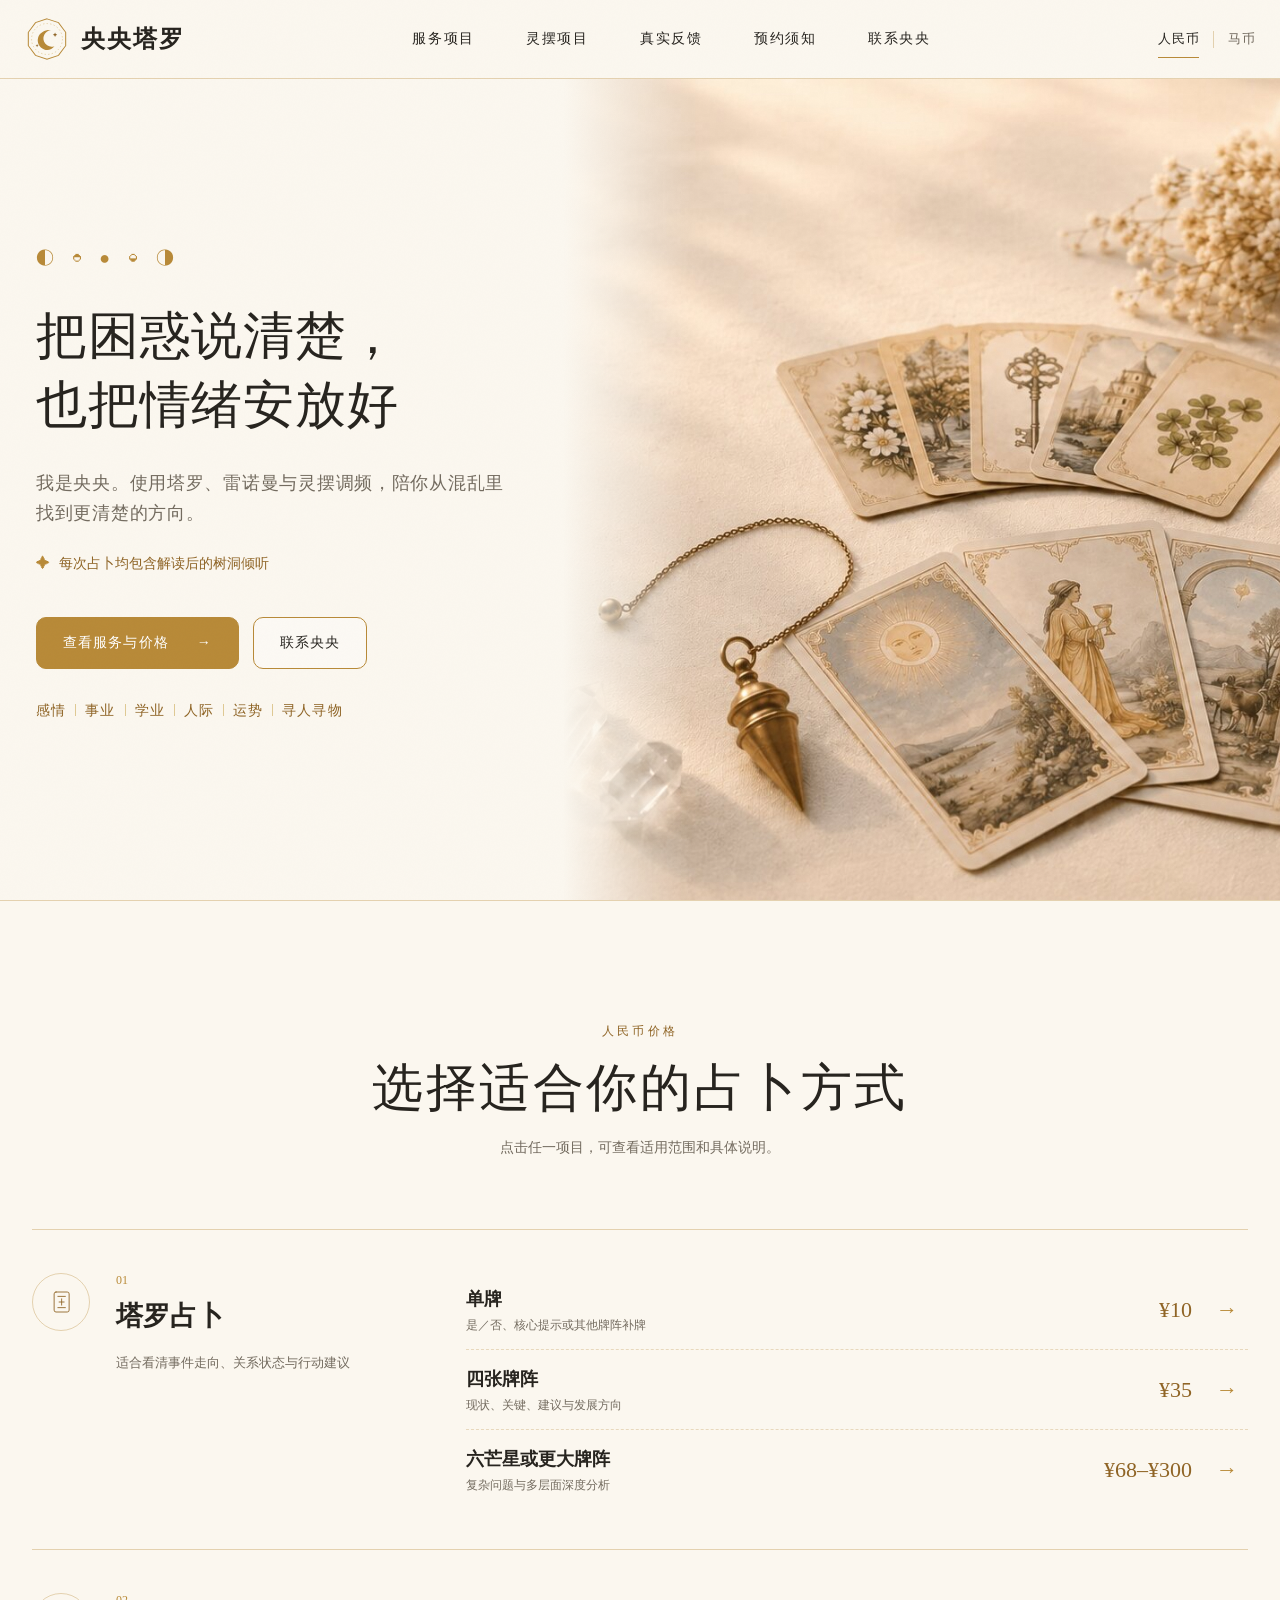
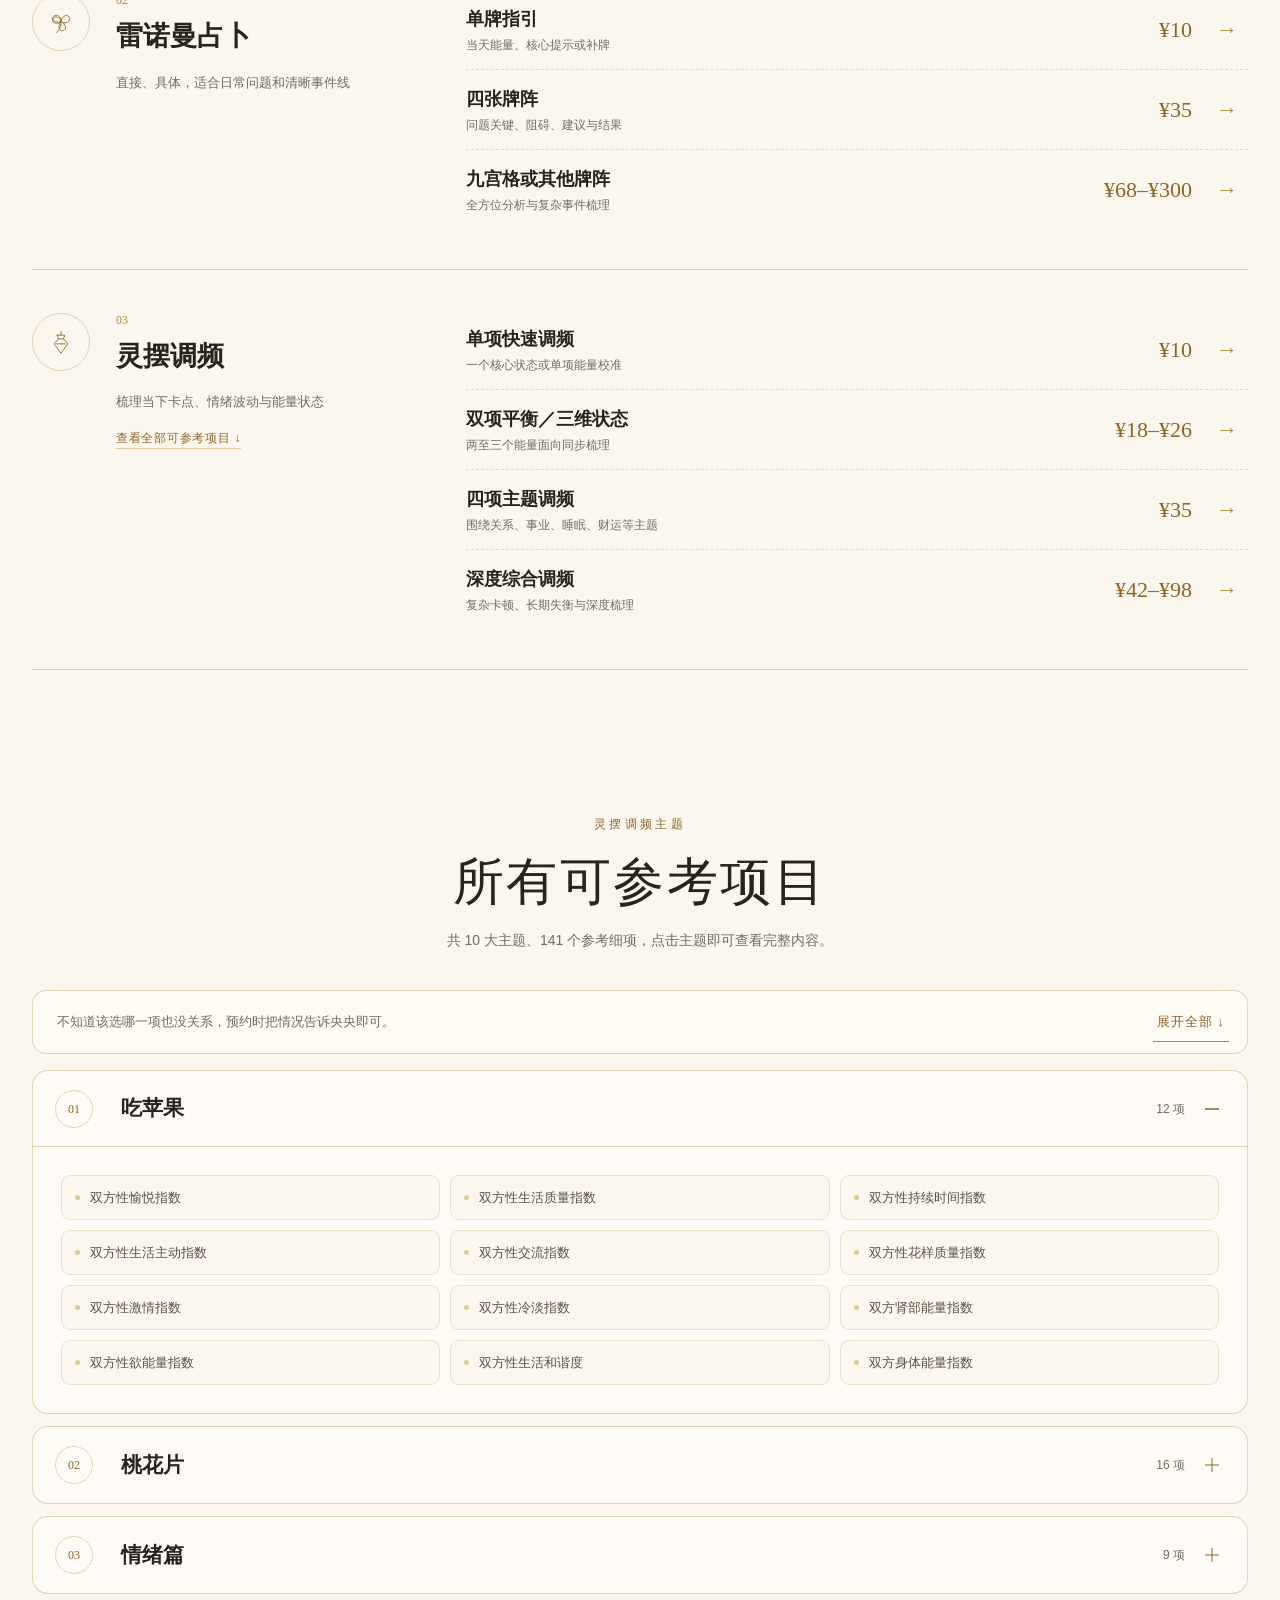
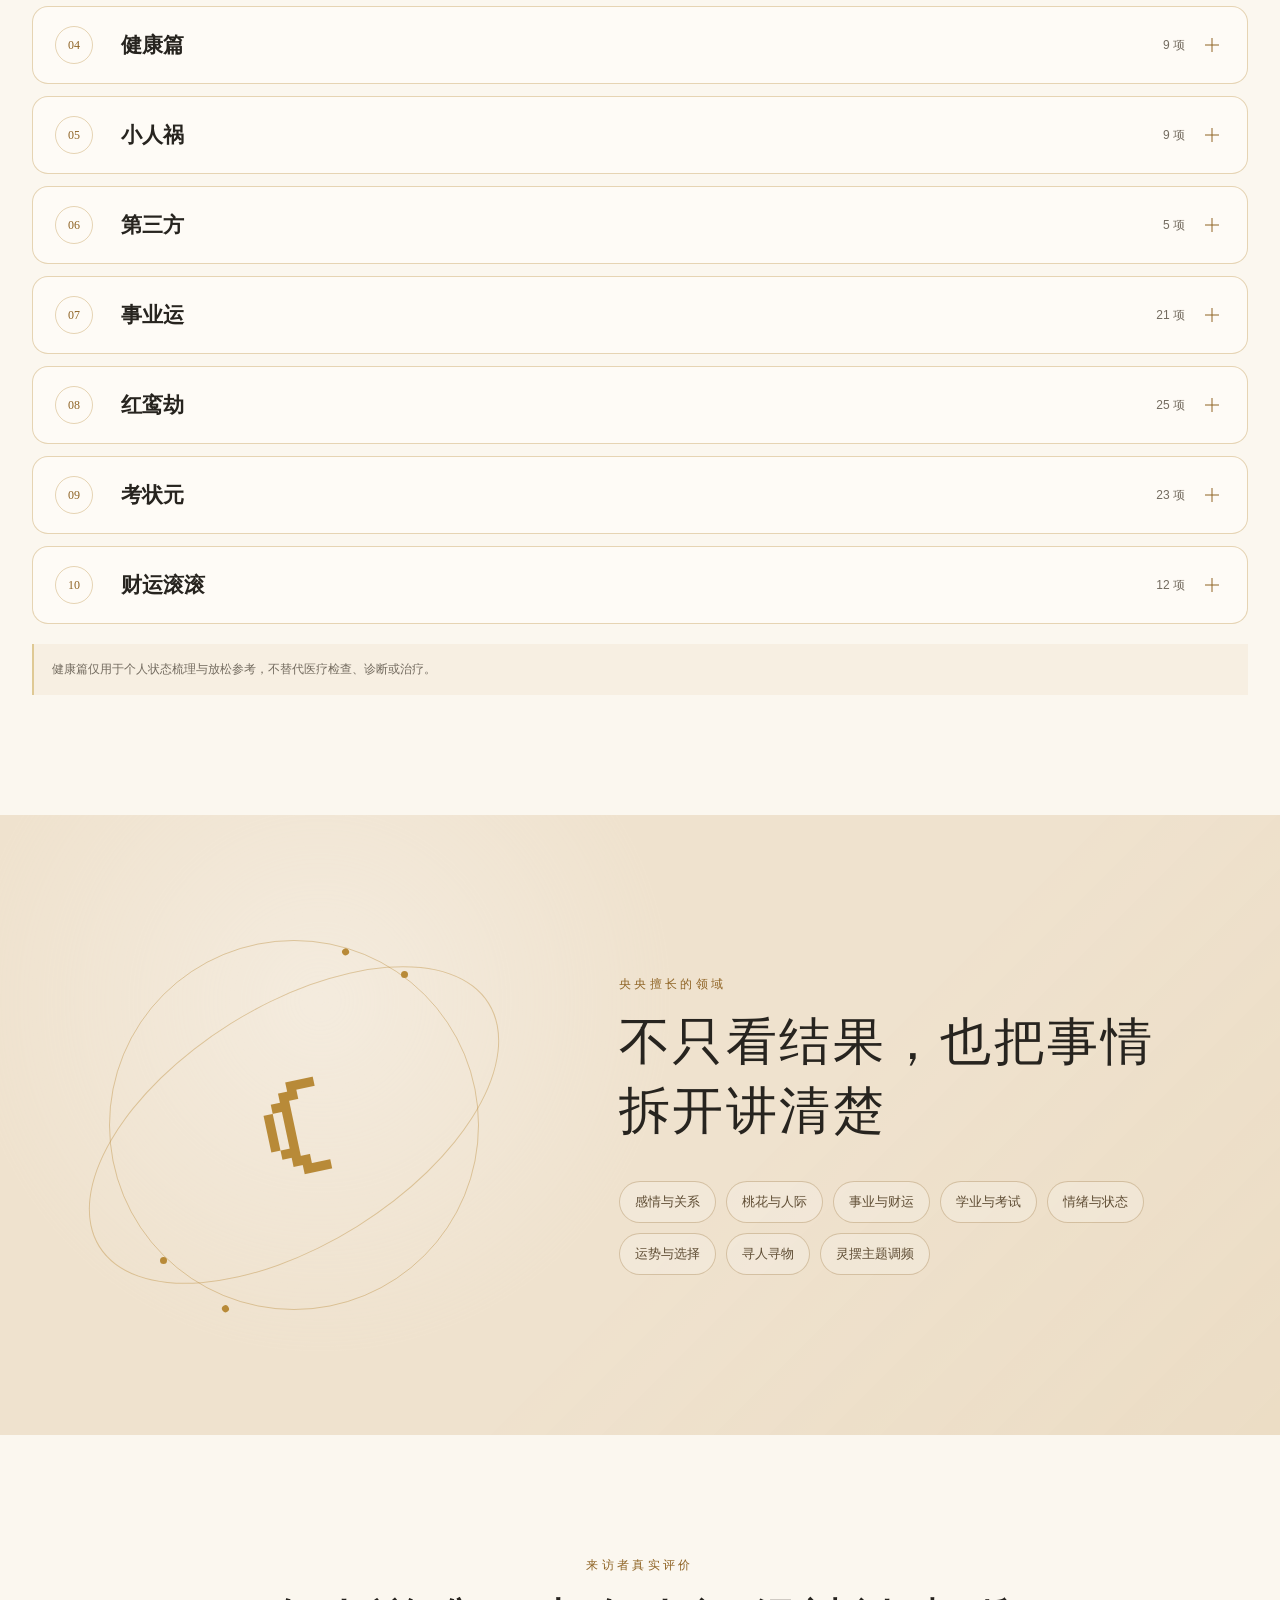
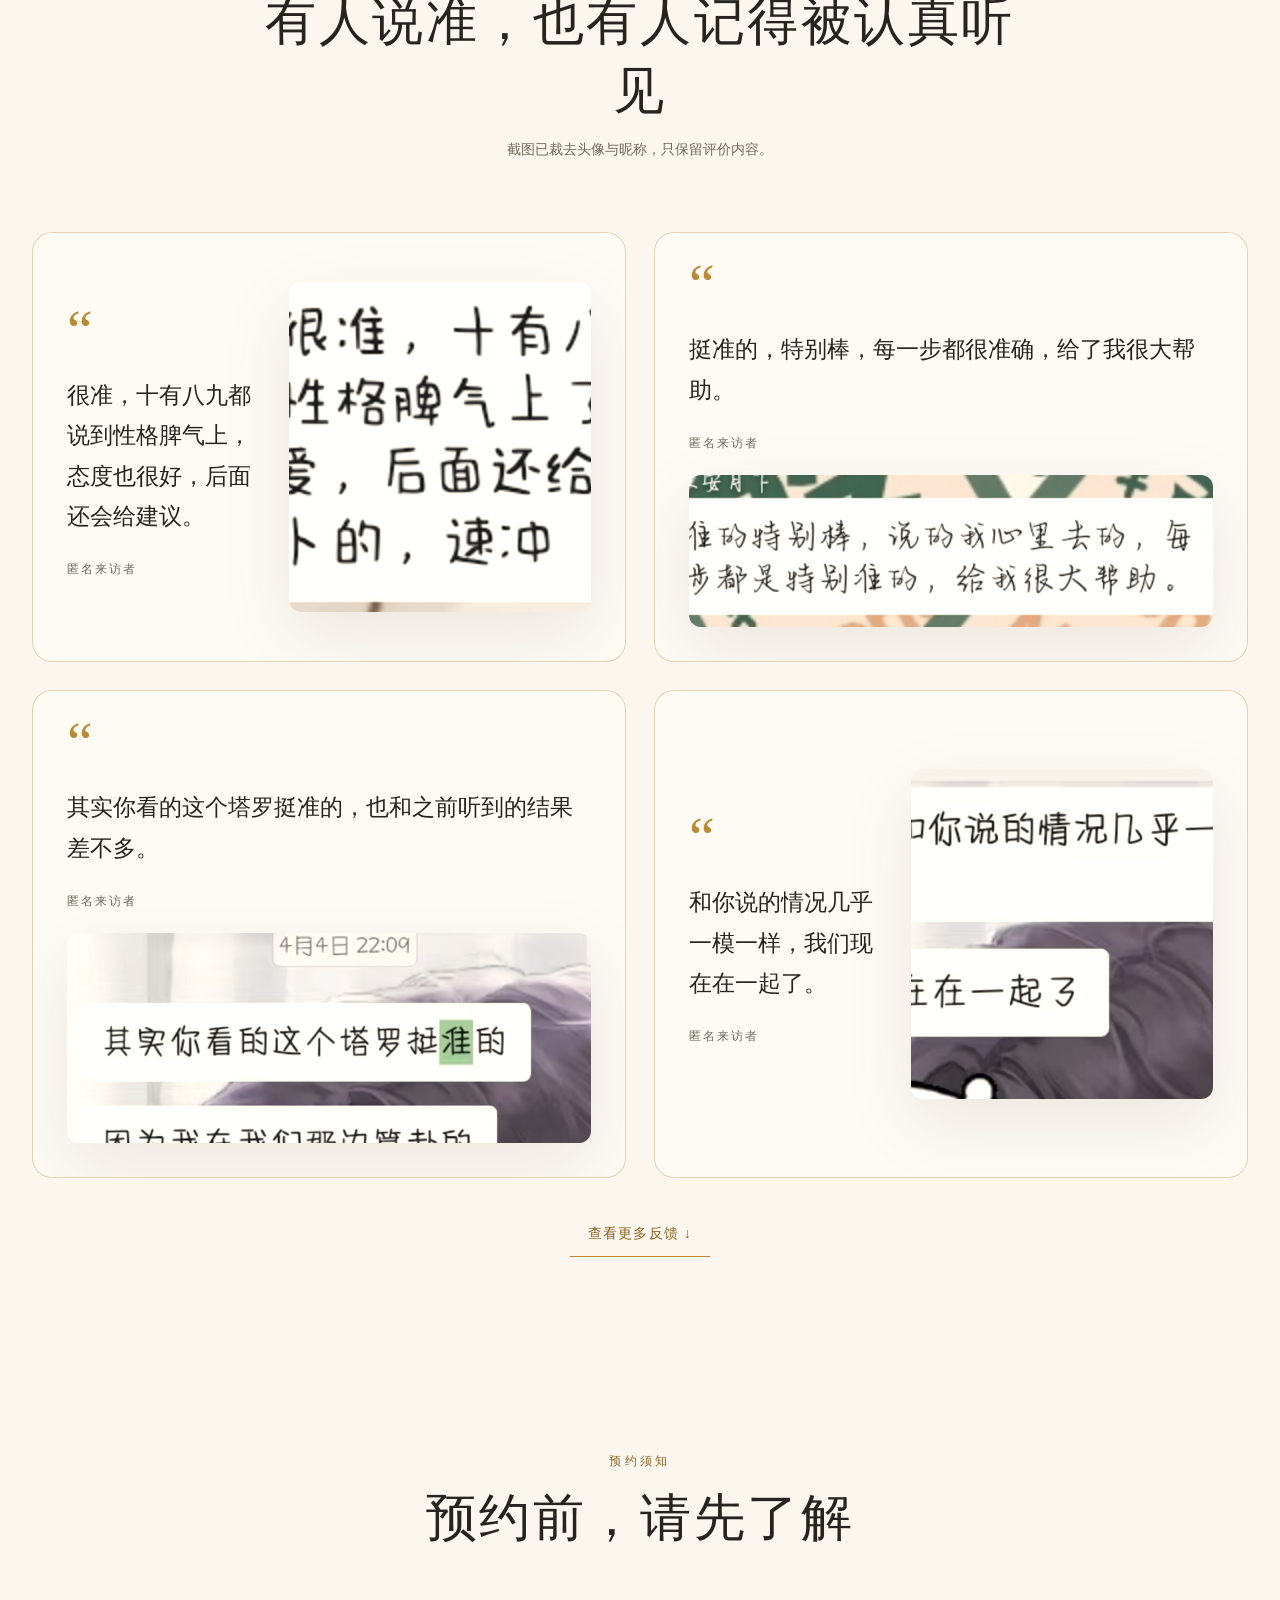
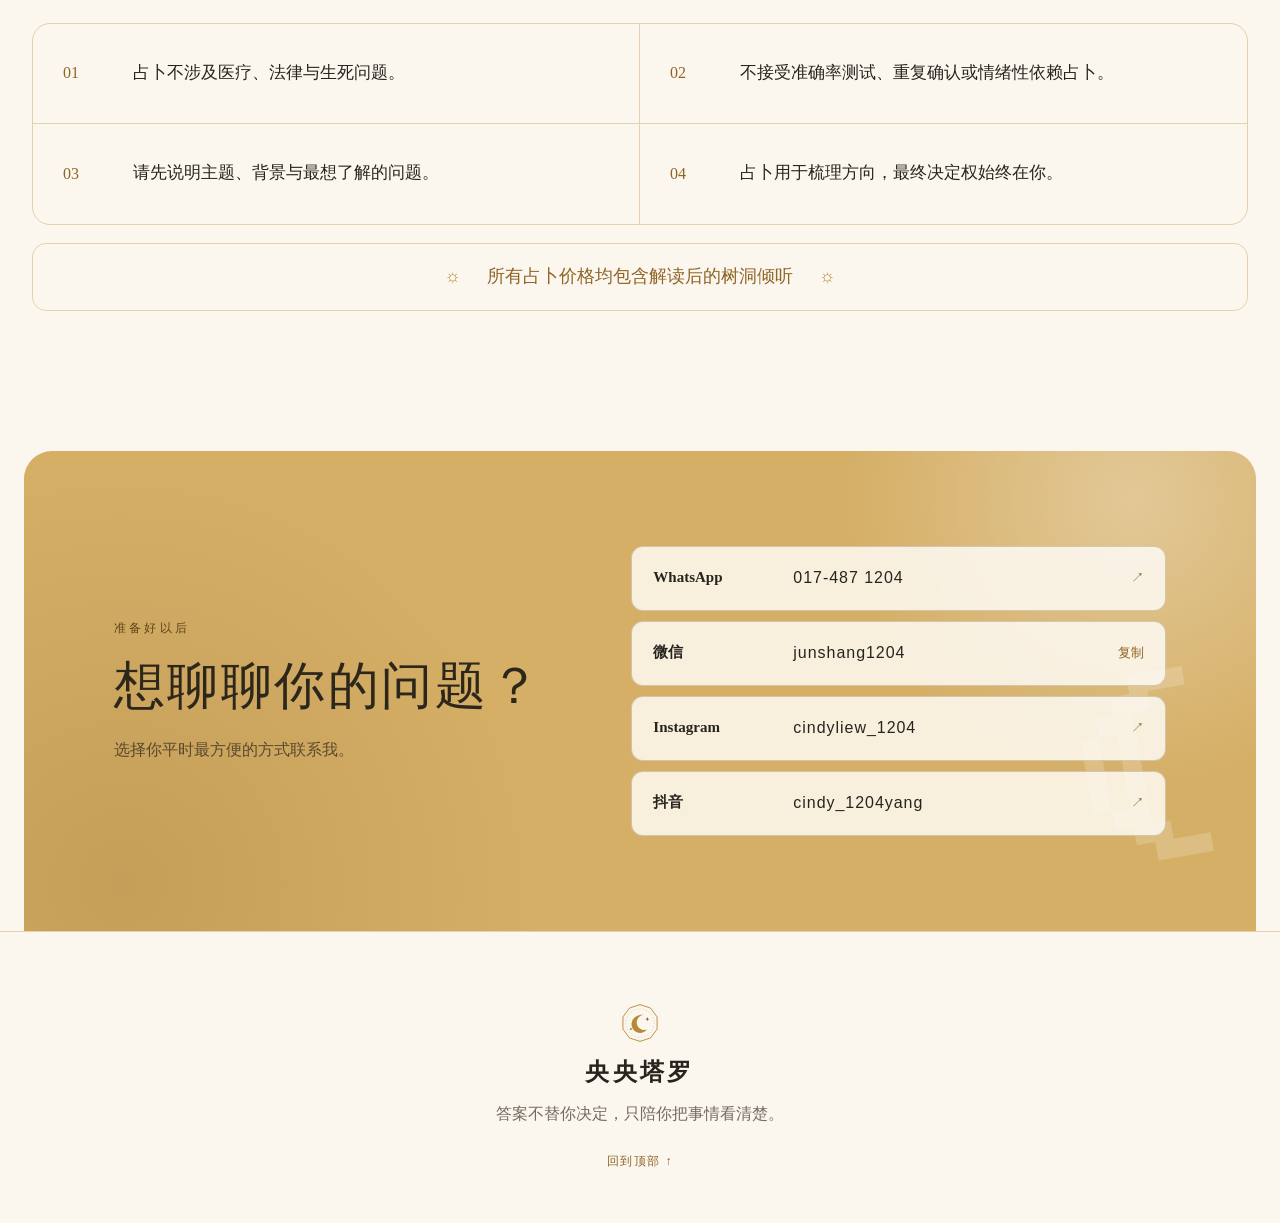
<file: index.html>
<!doctype html>
<html lang="zh-CN">
  <head>
    <meta charset="UTF-8" />
    <meta name="viewport" content="width=device-width, initial-scale=1.0" />
    <meta name="theme-color" content="#fbf7ef" />
    <meta name="description" content="央央塔罗：塔罗、雷诺曼与灵摆调频，占卜后包含树洞倾听。" />
    <meta property="og:title" content="央央塔罗｜把事情看清楚" />
    <meta property="og:description" content="塔罗、雷诺曼与灵摆调频。每次占卜均包含解读后的树洞倾听。" />
    <meta property="og:url" content="https://xizhou1204.github.io/yangyang-tarot/" />
    <meta property="og:image" content="https://xizhou1204.github.io/yangyang-tarot/assets/images/hero-still-life-v2.jpg" />
    <meta name="twitter:card" content="summary_large_image" />
    <title>央央塔罗｜人民币服务</title>
    <link rel="icon" href="./favicon.svg" type="image/svg+xml" />
    <link rel="manifest" href="./site.webmanifest" />
    <link rel="stylesheet" href="./styles.css?v=20260811-pendulum" />
    <script src="./app.js?v=20260811-pendulum" defer></script>
  </head>
  <body data-currency="rmb">
    <a class="skip-link" href="#main">跳到主要内容</a>
    <header class="site-header">
      <div class="header-inner">
        <a class="brand" href="./index.html" aria-label="央央塔罗首页">
          <img src="./assets/brand-mark.svg" alt="" width="46" height="46" />
          <span>央央塔罗</span>
        </a>
        <button class="menu-toggle" type="button" aria-expanded="false" aria-controls="site-nav">
          <span></span><span></span>
          <span class="sr-only">打开菜单</span>
        </button>
        <nav class="site-nav" id="site-nav" aria-label="主要导航">
          <a href="#services">服务项目</a>
          <a href="#pendulum-reference">灵摆项目</a>
          <a href="#feedback">真实反馈</a>
          <a href="#notes">预约须知</a>
          <a href="#contact">联系央央</a>
        </nav>
        <div class="currency-switch" aria-label="选择价格币种">
          <a class="active" href="./index.html" aria-current="page">人民币</a>
          <i aria-hidden="true"></i>
          <a href="./myr.html">马币</a>
        </div>
      </div>
    </header>

    <main id="main">
      <section class="hero" aria-labelledby="hero-title">
        <div class="hero-copy reveal">
          <div class="moon-phases" aria-hidden="true">◐ ◓ ● ◒ ◑</div>
          <h1 id="hero-title">把困惑说清楚，<br />也把情绪安放好</h1>
          <p class="hero-intro">我是央央。使用塔罗、雷诺曼与灵摆调频，陪你从混乱里找到更清楚的方向。</p>
          <p class="included-note"><span aria-hidden="true">✦</span> 每次占卜均包含解读后的树洞倾听</p>
          <div class="hero-actions">
            <a class="button button-primary" href="#services">查看服务与价格 <span aria-hidden="true">→</span></a>
            <a class="button button-secondary" href="#contact">联系央央</a>
          </div>
          <p class="scope-line">感情 <i></i> 事业 <i></i> 学业 <i></i> 人际 <i></i> 运势 <i></i> 寻人寻物</p>
        </div>
        <figure class="hero-visual reveal" aria-label="塔罗牌、雷诺曼牌与灵摆静物">
          <img src="./assets/images/hero-still-life-v2.jpg" alt="奶油色桌面上的塔罗牌、雷诺曼牌、灵摆和水晶" />
        </figure>
      </section>

      <section class="services section-shell" id="services" aria-labelledby="services-title">
        <header class="section-heading reveal">
          <p>人民币价格</p>
          <h2 id="services-title">选择适合你的占卜方式</h2>
          <span>点击任一项目，可查看适用范围和具体说明。</span>
        </header>
        <div class="service-groups" id="service-groups"></div>
      </section>

      <section class="pendulum-reference section-shell" id="pendulum-reference" aria-labelledby="pendulum-reference-title">
        <header class="section-heading reveal">
          <p>灵摆调频主题</p>
          <h2 id="pendulum-reference-title">所有可参考项目</h2>
          <span data-pendulum-count>共 10 大主题，点击主题即可查看完整内容。</span>
        </header>
        <div class="pendulum-reference-toolbar reveal">
          <p>不知道该选哪一项也没关系，预约时把情况告诉央央即可。</p>
          <button id="pendulum-expand-all" type="button" aria-expanded="false">展开全部 <span aria-hidden="true">↓</span></button>
        </div>
        <div class="pendulum-topic-list" id="pendulum-topic-list"></div>
        <p class="pendulum-disclaimer reveal">健康篇仅用于个人状态梳理与放松参考，不替代医疗检查、诊断或治疗。</p>
      </section>

      <section class="expertise" aria-labelledby="expertise-title">
        <div class="expertise-art" aria-hidden="true">
          <span class="orbit orbit-one"></span><span class="orbit orbit-two"></span><b>☾</b>
        </div>
        <div class="expertise-copy reveal">
          <p>央央擅长的领域</p>
          <h2 id="expertise-title">不只看结果，也把事情拆开讲清楚</h2>
          <div class="topic-list" aria-label="擅长领域">
            <span>感情与关系</span><span>桃花与人际</span><span>事业与财运</span><span>学业与考试</span><span>情绪与状态</span><span>运势与选择</span><span>寻人寻物</span><span>灵摆主题调频</span>
          </div>
        </div>
      </section>

      <section class="feedback section-shell" id="feedback" aria-labelledby="feedback-title">
        <header class="section-heading reveal">
          <p>来访者真实评价</p>
          <h2 id="feedback-title">有人说准，也有人记得被认真听见</h2>
          <span>截图已裁去头像与昵称，只保留评价内容。</span>
        </header>
        <div class="feedback-grid">
          <article class="quote-panel quote-panel-wide reveal">
            <div class="quote-copy"><b>“</b><p>很准，十有八九都说到性格脾气上，态度也很好，后面还会给建议。</p><span>匿名来访者</span></div>
            <img src="./assets/feedback/feedback-accuracy.jpg" alt="匿名客户评价：占卜很准，态度很好，也给了建议" loading="lazy" />
          </article>
          <article class="quote-panel reveal">
            <div class="quote-copy"><b>“</b><p>挺准的，特别棒，每一步都很准确，给了我很大帮助。</p><span>匿名来访者</span></div>
            <img src="./assets/feedback/feedback-gentle.png" alt="匿名客户评价：每一步都很准确，给了很大帮助" loading="lazy" />
          </article>
          <article class="quote-panel extra-feedback reveal" hidden>
            <div class="quote-copy"><b>“</b><p>其实你看的这个塔罗挺准的，也和之前听到的结果差不多。</p><span>匿名来访者</span></div>
            <img src="./assets/feedback/feedback-tarot.jpg" alt="匿名客户评价：塔罗解读很准" loading="lazy" />
          </article>
          <article class="quote-panel quote-panel-wide extra-feedback reveal" hidden>
            <div class="quote-copy"><b>“</b><p>和你说的情况几乎一模一样，我们现在在一起了。</p><span>匿名来访者</span></div>
            <img src="./assets/feedback/feedback-result.jpg" alt="匿名客户反馈：后来发生的情况与解读相符" loading="lazy" />
          </article>
        </div>
        <button class="text-button" id="feedback-toggle" type="button" aria-expanded="false">查看更多反馈 <span aria-hidden="true">↓</span></button>
      </section>

      <section class="notes section-shell" id="notes" aria-labelledby="notes-title">
        <header class="section-heading reveal">
          <p>预约须知</p>
          <h2 id="notes-title">预约前，请先了解</h2>
        </header>
        <ol class="notes-list reveal">
          <li><span>01</span><p>占卜不涉及医疗、法律与生死问题。</p></li>
          <li><span>02</span><p>不接受准确率测试、重复确认或情绪性依赖占卜。</p></li>
          <li><span>03</span><p>请先说明主题、背景与最想了解的问题。</p></li>
          <li><span>04</span><p>占卜用于梳理方向，最终决定权始终在你。</p></li>
        </ol>
        <p class="tree-hole-banner reveal"><span aria-hidden="true">☼</span> 所有占卜价格均包含解读后的树洞倾听 <span aria-hidden="true">☼</span></p>
      </section>

      <section class="contact" id="contact" aria-labelledby="contact-title">
        <div class="contact-intro reveal">
          <p>准备好以后</p>
          <h2 id="contact-title">想聊聊你的问题？</h2>
          <span>选择你平时最方便的方式联系我。</span>
        </div>
        <div class="contact-list reveal">
          <a href="https://wa.me/60174871204" target="_blank" rel="noreferrer"><strong>WhatsApp</strong><span>017-487 1204</span><i aria-hidden="true">↗</i></a>
          <button class="copy-contact" type="button" data-copy="junshang1204"><strong>微信</strong><span>junshang1204</span><i aria-hidden="true">复制</i></button>
          <a href="https://www.instagram.com/cindyliew_1204/" target="_blank" rel="noreferrer"><strong>Instagram</strong><span>cindyliew_1204</span><i aria-hidden="true">↗</i></a>
          <a href="https://www.douyin.com/search/cindy_1204yang" target="_blank" rel="noreferrer"><strong>抖音</strong><span>cindy_1204yang</span><i aria-hidden="true">↗</i></a>
        </div>
      </section>
    </main>

    <footer class="site-footer">
      <img src="./assets/brand-mark.svg" alt="" width="42" height="42" />
      <strong>央央塔罗</strong>
      <p>答案不替你决定，只陪你把事情看清楚。</p>
      <a href="#main">回到顶部 ↑</a>
    </footer>

    <dialog class="service-dialog" id="service-dialog" aria-labelledby="dialog-title">
      <button class="dialog-close" type="button" aria-label="关闭详情">×</button>
      <div id="dialog-content"></div>
    </dialog>
    <div class="toast" id="toast" role="status" aria-live="polite"></div>
  </body>
</html>
</file>
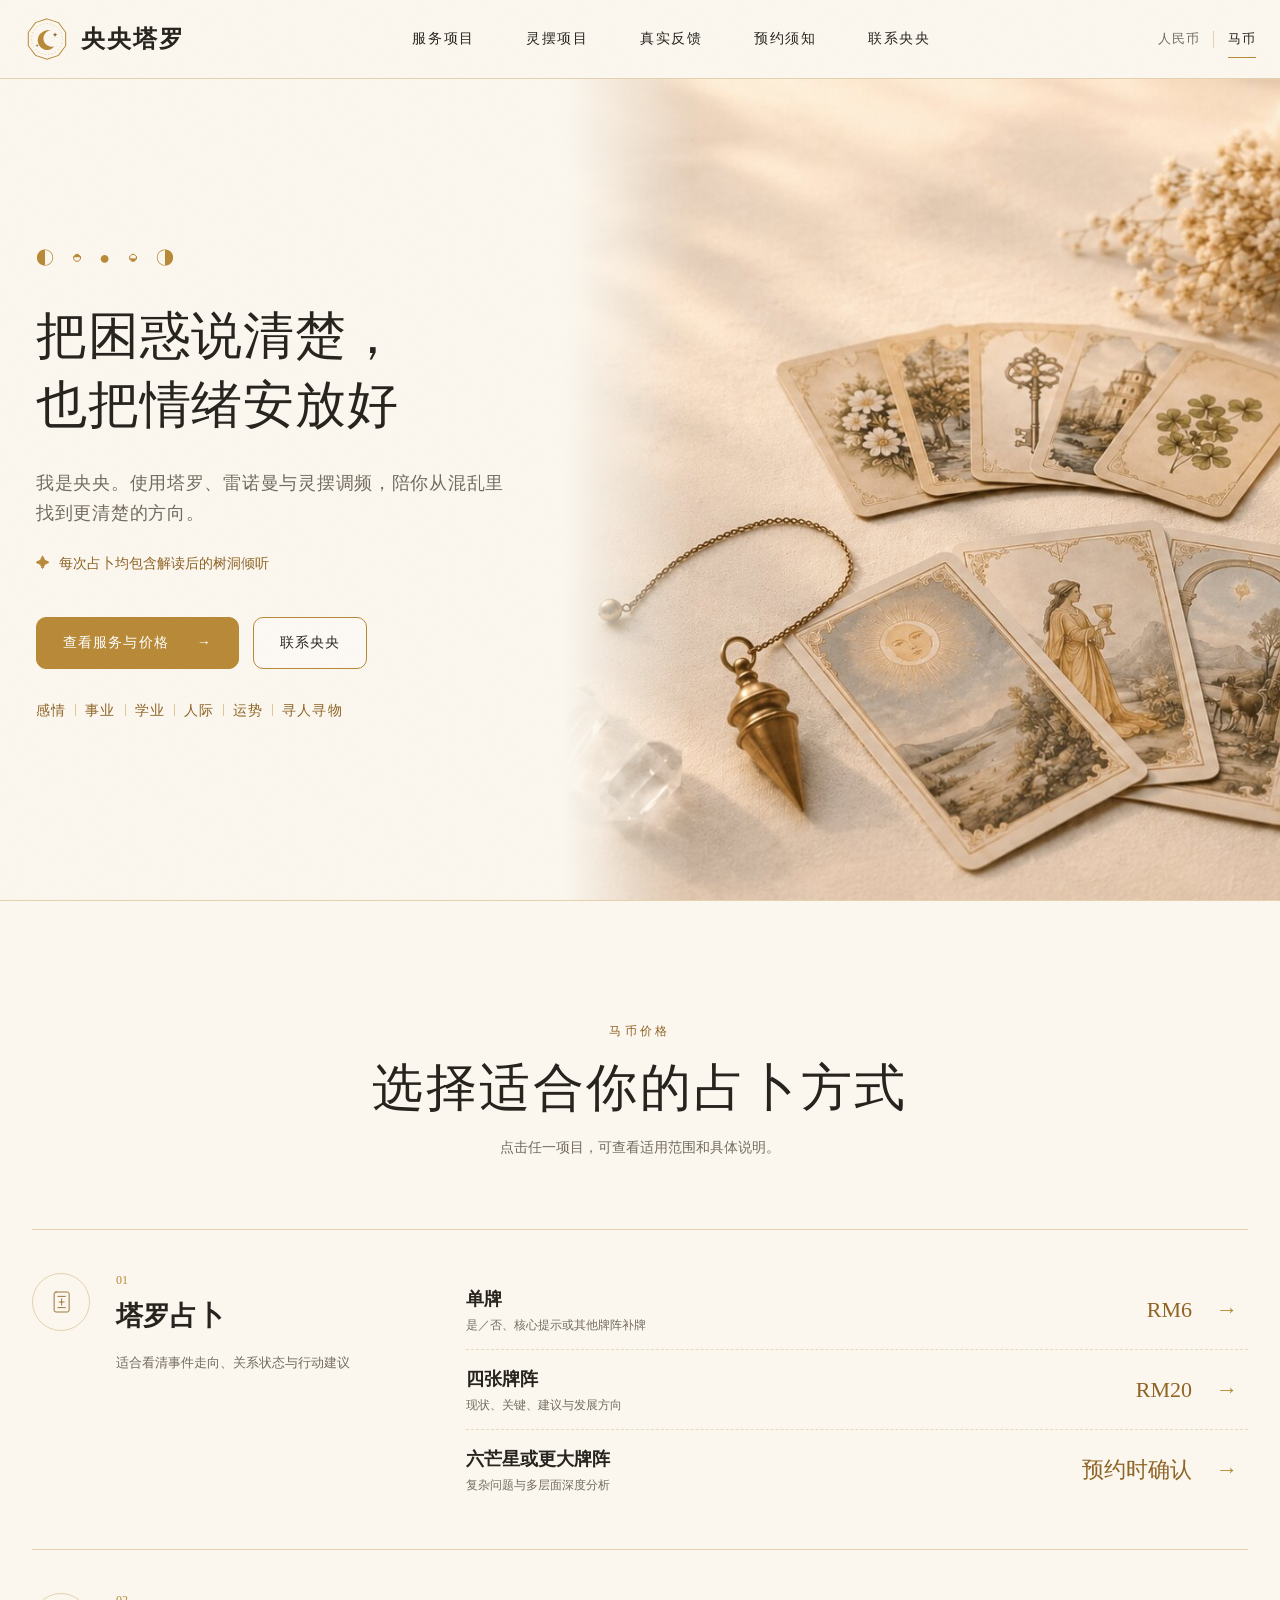
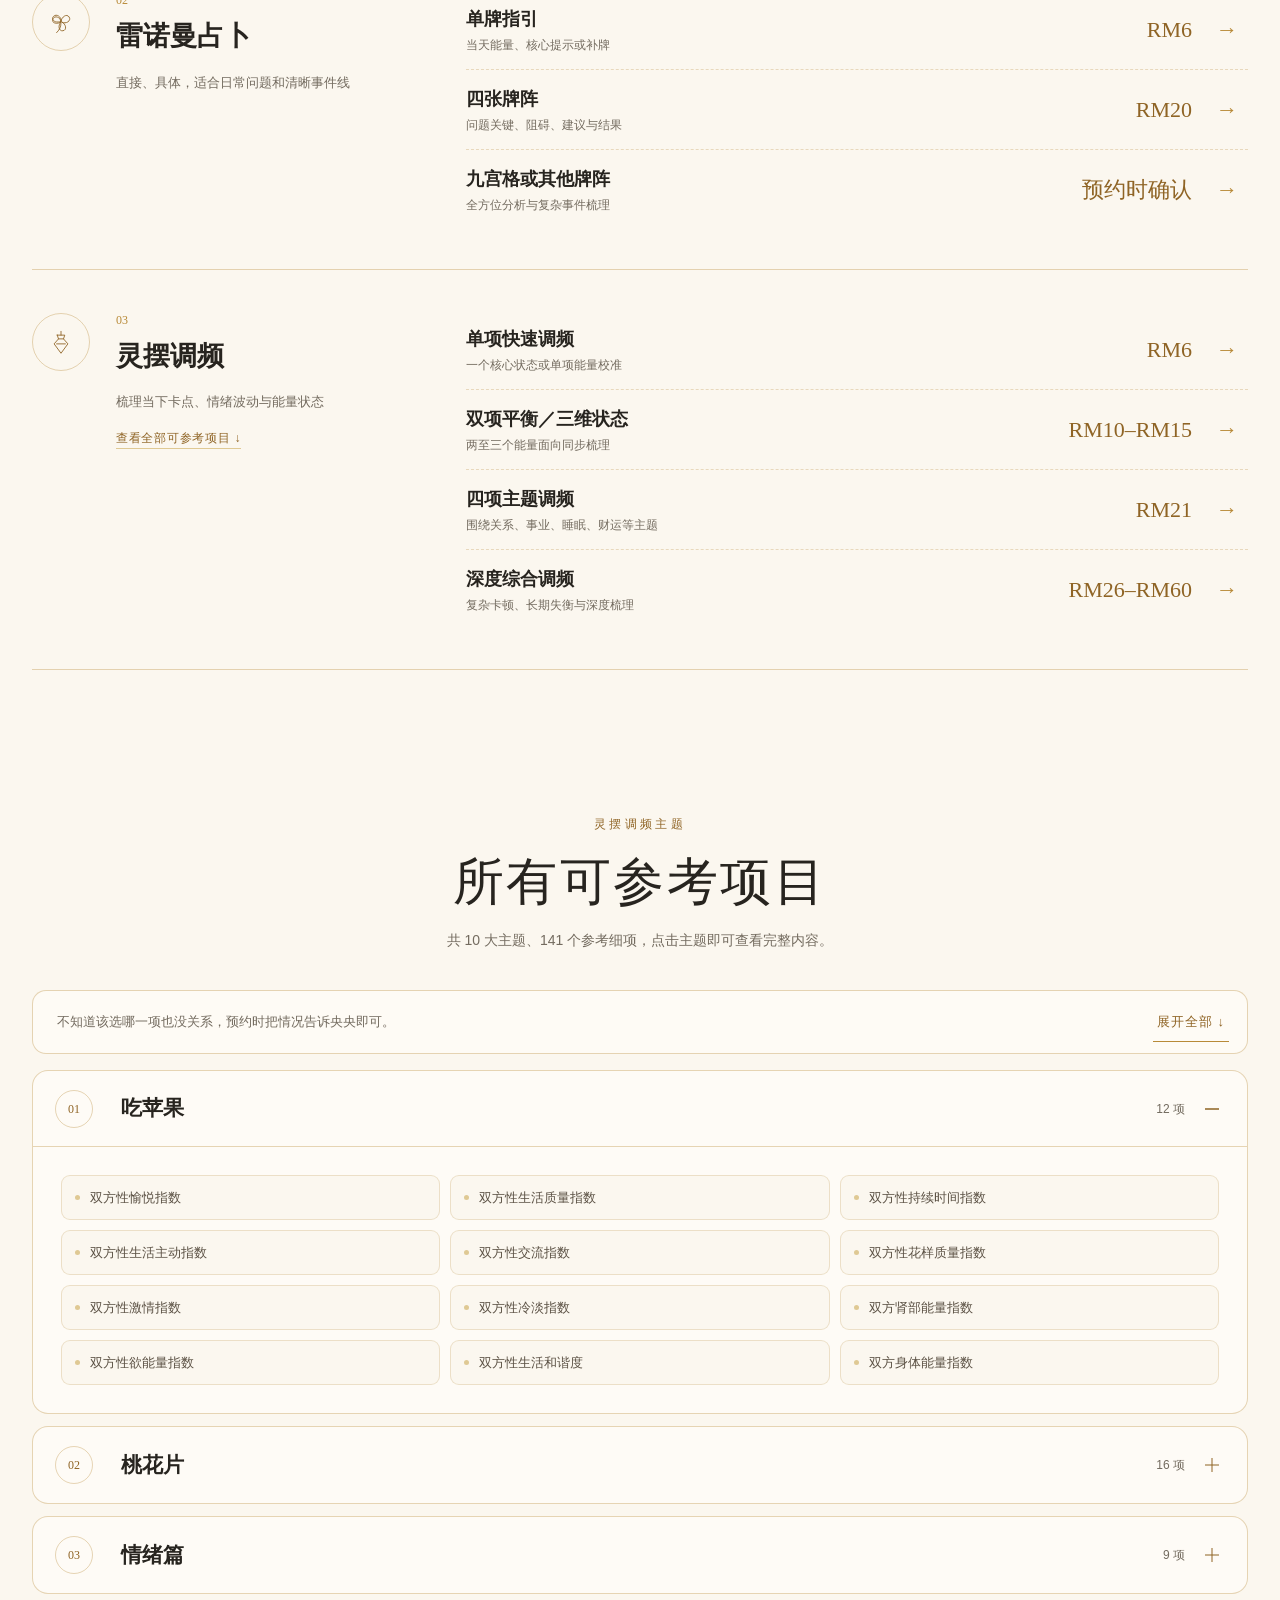
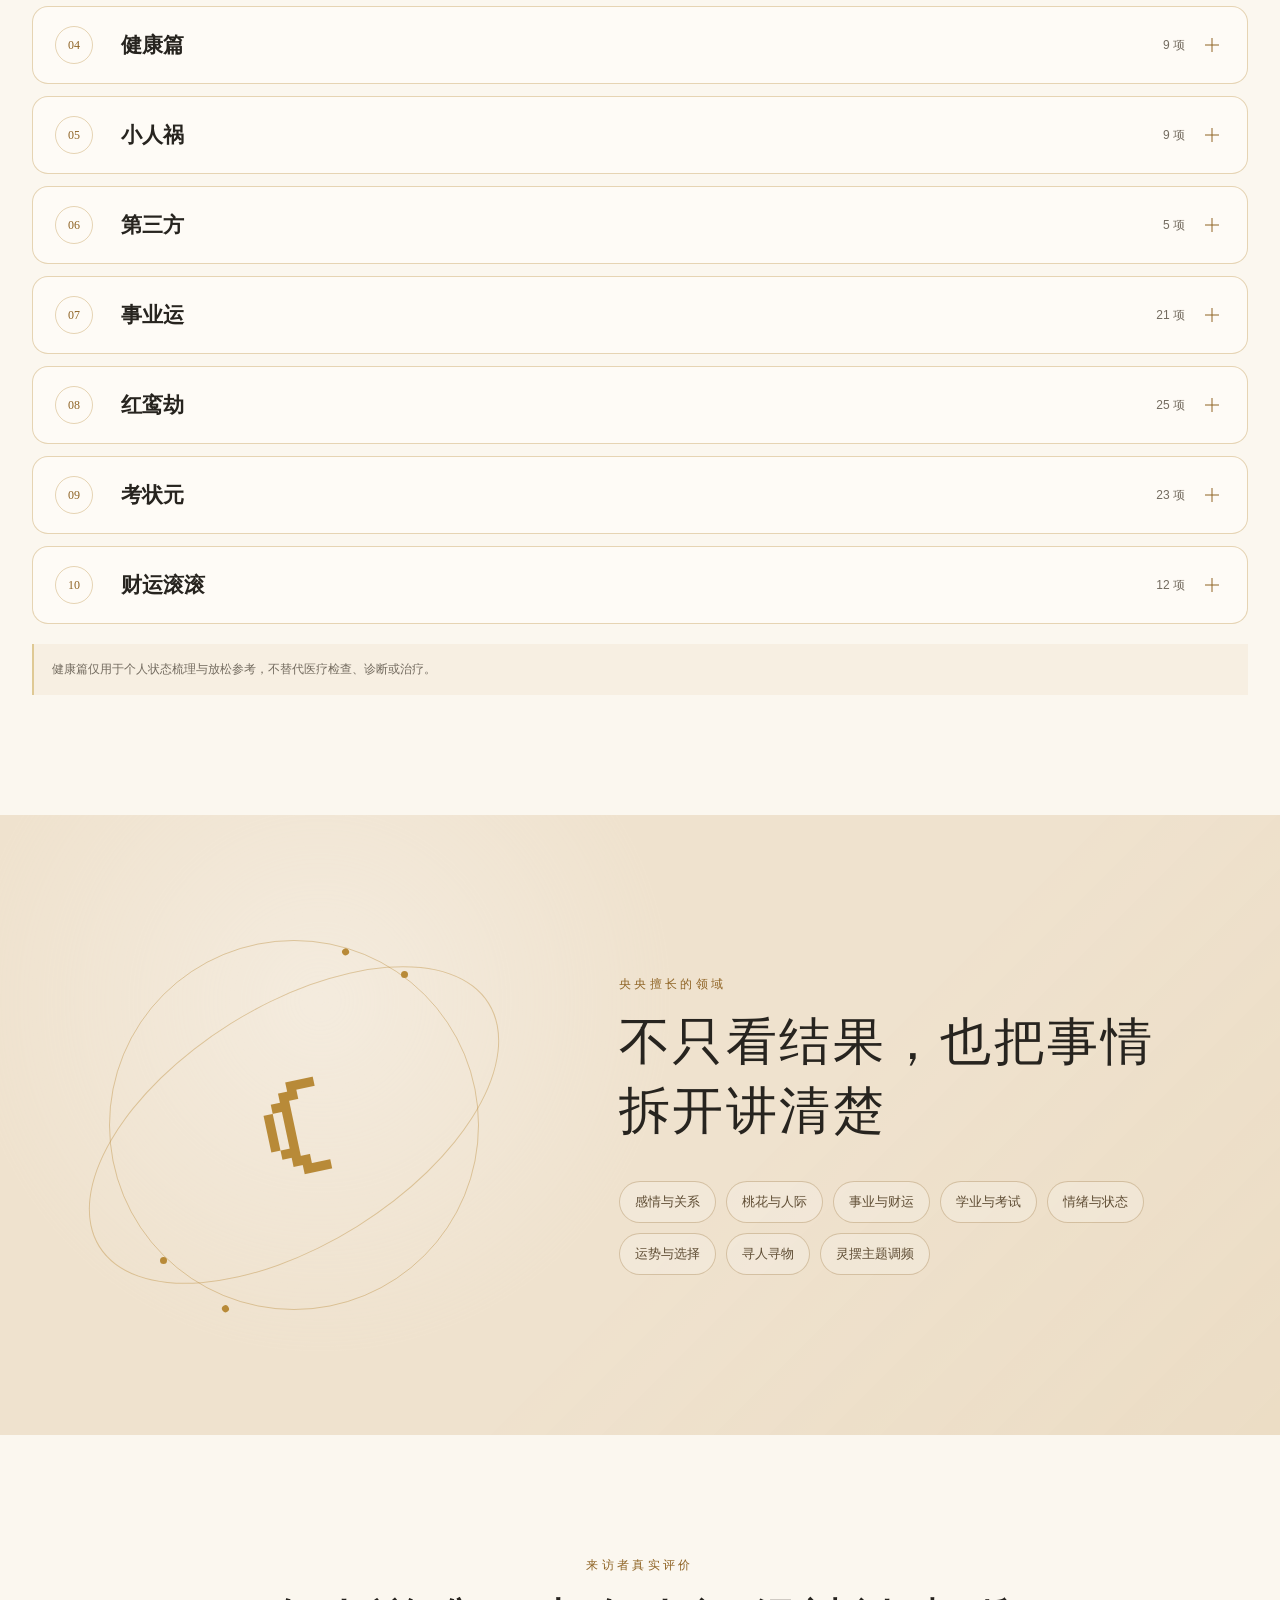
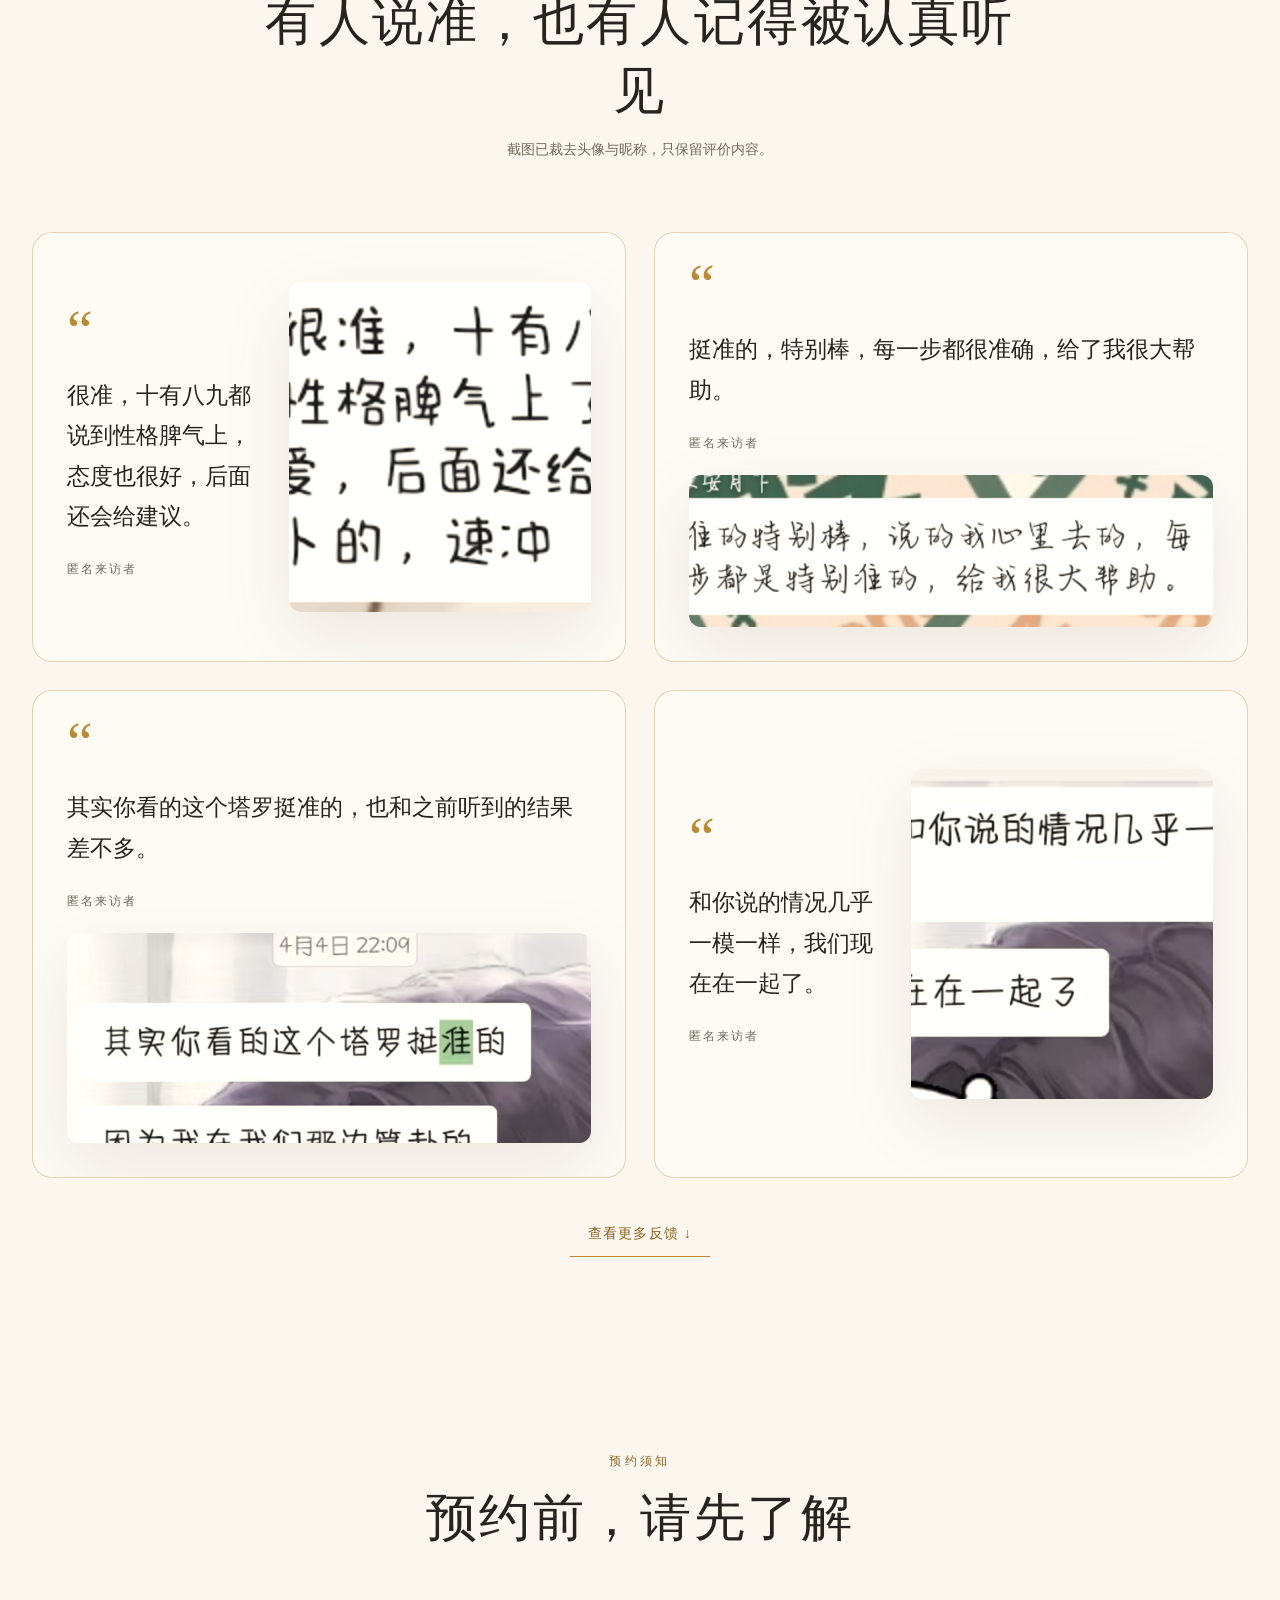
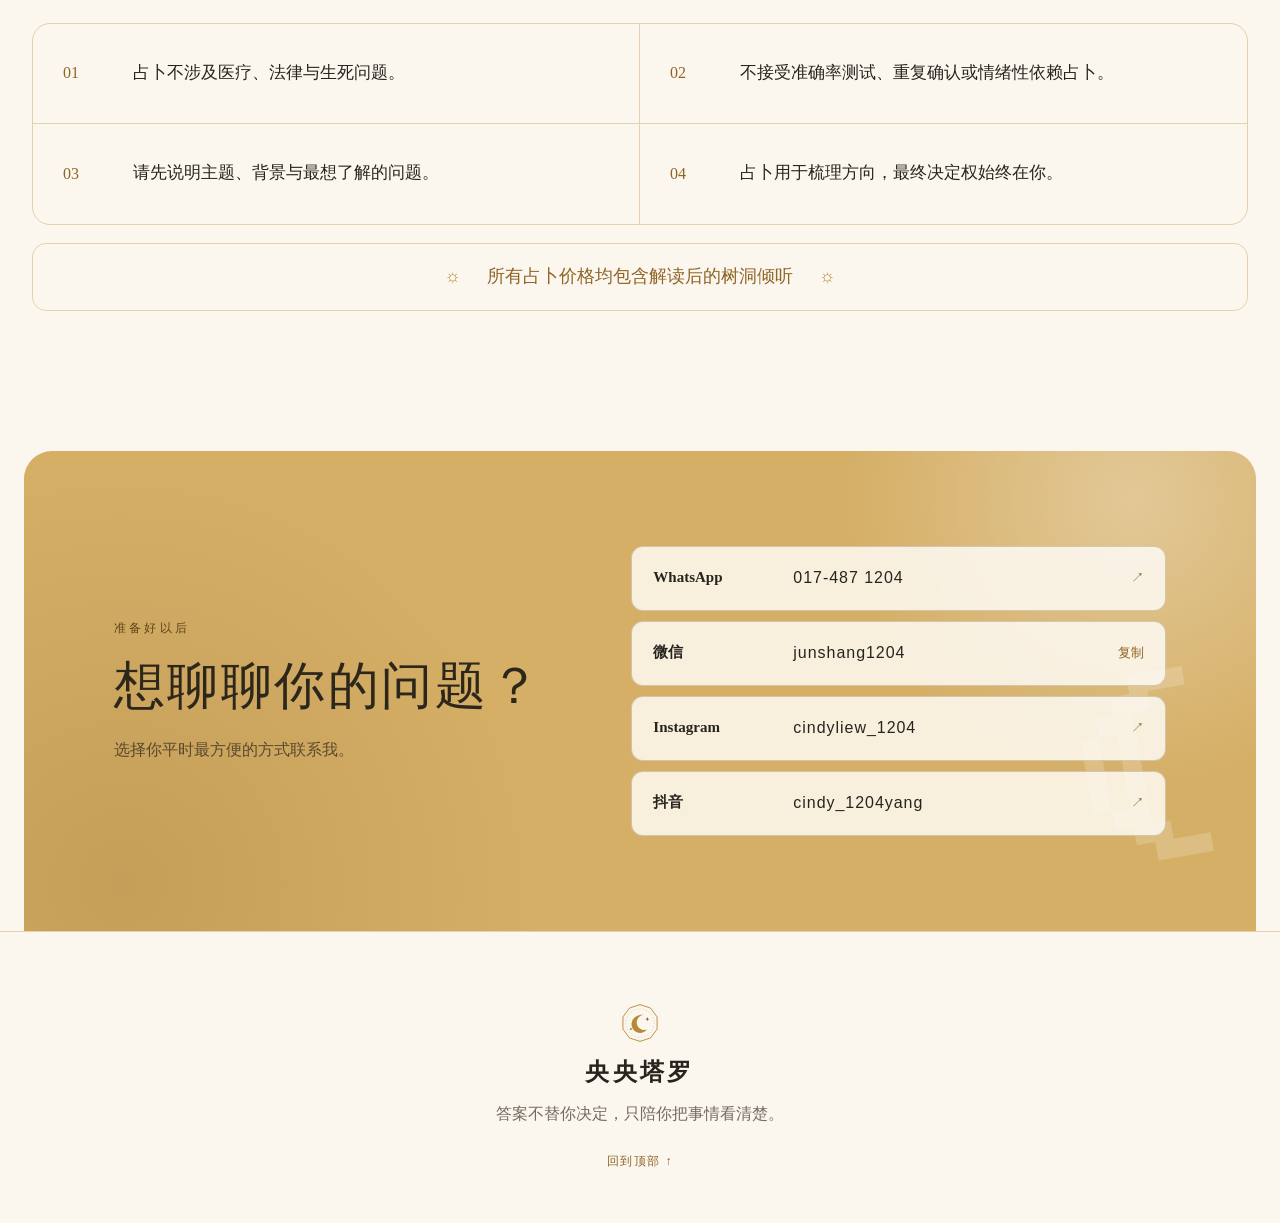
<file: myr.html>
<!doctype html>
<html lang="zh-CN">
  <head>
    <meta charset="UTF-8" />
    <meta name="viewport" content="width=device-width, initial-scale=1.0" />
    <meta name="theme-color" content="#fbf7ef" />
    <meta name="description" content="央央塔罗马币价目：塔罗、雷诺曼与灵摆调频，占卜后包含树洞倾听。" />
    <meta property="og:title" content="央央塔罗｜马币服务" />
    <meta property="og:description" content="塔罗、雷诺曼与灵摆调频。每次占卜均包含解读后的树洞倾听。" />
    <meta property="og:url" content="https://xizhou1204.github.io/yangyang-tarot/myr.html" />
    <meta property="og:image" content="https://xizhou1204.github.io/yangyang-tarot/assets/images/hero-still-life-v2.jpg" />
    <meta name="twitter:card" content="summary_large_image" />
    <title>央央塔罗｜马币服务</title>
    <link rel="icon" href="./favicon.svg" type="image/svg+xml" />
    <link rel="manifest" href="./site.webmanifest" />
    <link rel="stylesheet" href="./styles.css?v=20260811-pendulum" />
    <script src="./app.js?v=20260811-pendulum" defer></script>
  </head>
  <body data-currency="myr">
    <a class="skip-link" href="#main">跳到主要内容</a>
    <header class="site-header">
      <div class="header-inner">
        <a class="brand" href="./index.html" aria-label="央央塔罗首页"><img src="./assets/brand-mark.svg" alt="" width="46" height="46" /><span>央央塔罗</span></a>
        <button class="menu-toggle" type="button" aria-expanded="false" aria-controls="site-nav"><span></span><span></span><span class="sr-only">打开菜单</span></button>
        <nav class="site-nav" id="site-nav" aria-label="主要导航"><a href="#services">服务项目</a><a href="#pendulum-reference">灵摆项目</a><a href="#feedback">真实反馈</a><a href="#notes">预约须知</a><a href="#contact">联系央央</a></nav>
        <div class="currency-switch" aria-label="选择价格币种"><a href="./index.html">人民币</a><i aria-hidden="true"></i><a class="active" href="./myr.html" aria-current="page">马币</a></div>
      </div>
    </header>
    <main id="main">
      <section class="hero" aria-labelledby="hero-title">
        <div class="hero-copy reveal"><div class="moon-phases" aria-hidden="true">◐ ◓ ● ◒ ◑</div><h1 id="hero-title">把困惑说清楚，<br />也把情绪安放好</h1><p class="hero-intro">我是央央。使用塔罗、雷诺曼与灵摆调频，陪你从混乱里找到更清楚的方向。</p><p class="included-note"><span aria-hidden="true">✦</span> 每次占卜均包含解读后的树洞倾听</p><div class="hero-actions"><a class="button button-primary" href="#services">查看服务与价格 <span aria-hidden="true">→</span></a><a class="button button-secondary" href="#contact">联系央央</a></div><p class="scope-line">感情 <i></i> 事业 <i></i> 学业 <i></i> 人际 <i></i> 运势 <i></i> 寻人寻物</p></div>
        <figure class="hero-visual reveal" aria-label="塔罗牌、雷诺曼牌与灵摆静物"><img src="./assets/images/hero-still-life-v2.jpg" alt="奶油色桌面上的塔罗牌、雷诺曼牌、灵摆和水晶" /></figure>
      </section>
      <section class="services section-shell" id="services" aria-labelledby="services-title"><header class="section-heading reveal"><p>马币价格</p><h2 id="services-title">选择适合你的占卜方式</h2><span>点击任一项目，可查看适用范围和具体说明。</span></header><div class="service-groups" id="service-groups"></div></section>
      <section class="pendulum-reference section-shell" id="pendulum-reference" aria-labelledby="pendulum-reference-title"><header class="section-heading reveal"><p>灵摆调频主题</p><h2 id="pendulum-reference-title">所有可参考项目</h2><span data-pendulum-count>共 10 大主题，点击主题即可查看完整内容。</span></header><div class="pendulum-reference-toolbar reveal"><p>不知道该选哪一项也没关系，预约时把情况告诉央央即可。</p><button id="pendulum-expand-all" type="button" aria-expanded="false">展开全部 <span aria-hidden="true">↓</span></button></div><div class="pendulum-topic-list" id="pendulum-topic-list"></div><p class="pendulum-disclaimer reveal">健康篇仅用于个人状态梳理与放松参考，不替代医疗检查、诊断或治疗。</p></section>
      <section class="expertise" aria-labelledby="expertise-title"><div class="expertise-art" aria-hidden="true"><span class="orbit orbit-one"></span><span class="orbit orbit-two"></span><b>☾</b></div><div class="expertise-copy reveal"><p>央央擅长的领域</p><h2 id="expertise-title">不只看结果，也把事情拆开讲清楚</h2><div class="topic-list" aria-label="擅长领域"><span>感情与关系</span><span>桃花与人际</span><span>事业与财运</span><span>学业与考试</span><span>情绪与状态</span><span>运势与选择</span><span>寻人寻物</span><span>灵摆主题调频</span></div></div></section>
      <section class="feedback section-shell" id="feedback" aria-labelledby="feedback-title"><header class="section-heading reveal"><p>来访者真实评价</p><h2 id="feedback-title">有人说准，也有人记得被认真听见</h2><span>截图已裁去头像与昵称，只保留评价内容。</span></header><div class="feedback-grid"><article class="quote-panel quote-panel-wide reveal"><div class="quote-copy"><b>“</b><p>很准，十有八九都说到性格脾气上，态度也很好，后面还会给建议。</p><span>匿名来访者</span></div><img src="./assets/feedback/feedback-accuracy.jpg" alt="匿名客户评价：占卜很准，态度很好，也给了建议" loading="lazy" /></article><article class="quote-panel reveal"><div class="quote-copy"><b>“</b><p>挺准的，特别棒，每一步都很准确，给了我很大帮助。</p><span>匿名来访者</span></div><img src="./assets/feedback/feedback-gentle.png" alt="匿名客户评价：每一步都很准确，给了很大帮助" loading="lazy" /></article><article class="quote-panel extra-feedback reveal" hidden><div class="quote-copy"><b>“</b><p>其实你看的这个塔罗挺准的，也和之前听到的结果差不多。</p><span>匿名来访者</span></div><img src="./assets/feedback/feedback-tarot.jpg" alt="匿名客户评价：塔罗解读很准" loading="lazy" /></article><article class="quote-panel quote-panel-wide extra-feedback reveal" hidden><div class="quote-copy"><b>“</b><p>和你说的情况几乎一模一样，我们现在在一起了。</p><span>匿名来访者</span></div><img src="./assets/feedback/feedback-result.jpg" alt="匿名客户反馈：后来发生的情况与解读相符" loading="lazy" /></article></div><button class="text-button" id="feedback-toggle" type="button" aria-expanded="false">查看更多反馈 <span aria-hidden="true">↓</span></button></section>
      <section class="notes section-shell" id="notes" aria-labelledby="notes-title"><header class="section-heading reveal"><p>预约须知</p><h2 id="notes-title">预约前，请先了解</h2></header><ol class="notes-list reveal"><li><span>01</span><p>占卜不涉及医疗、法律与生死问题。</p></li><li><span>02</span><p>不接受准确率测试、重复确认或情绪性依赖占卜。</p></li><li><span>03</span><p>请先说明主题、背景与最想了解的问题。</p></li><li><span>04</span><p>占卜用于梳理方向，最终决定权始终在你。</p></li></ol><p class="tree-hole-banner reveal"><span aria-hidden="true">☼</span> 所有占卜价格均包含解读后的树洞倾听 <span aria-hidden="true">☼</span></p></section>
      <section class="contact" id="contact" aria-labelledby="contact-title"><div class="contact-intro reveal"><p>准备好以后</p><h2 id="contact-title">想聊聊你的问题？</h2><span>选择你平时最方便的方式联系我。</span></div><div class="contact-list reveal"><a href="https://wa.me/60174871204" target="_blank" rel="noreferrer"><strong>WhatsApp</strong><span>017-487 1204</span><i aria-hidden="true">↗</i></a><button class="copy-contact" type="button" data-copy="junshang1204"><strong>微信</strong><span>junshang1204</span><i aria-hidden="true">复制</i></button><a href="https://www.instagram.com/cindyliew_1204/" target="_blank" rel="noreferrer"><strong>Instagram</strong><span>cindyliew_1204</span><i aria-hidden="true">↗</i></a><a href="https://www.douyin.com/search/cindy_1204yang" target="_blank" rel="noreferrer"><strong>抖音</strong><span>cindy_1204yang</span><i aria-hidden="true">↗</i></a></div></section>
    </main>
    <footer class="site-footer"><img src="./assets/brand-mark.svg" alt="" width="42" height="42" /><strong>央央塔罗</strong><p>答案不替你决定，只陪你把事情看清楚。</p><a href="#main">回到顶部 ↑</a></footer>
    <dialog class="service-dialog" id="service-dialog" aria-labelledby="dialog-title"><button class="dialog-close" type="button" aria-label="关闭详情">×</button><div id="dialog-content"></div></dialog><div class="toast" id="toast" role="status" aria-live="polite"></div>
  </body>
</html>
</file>
<file: styles.css>
:root {
  --ivory: #fbf7ef;
  --ivory-deep: #f4ead9;
  --paper: #fffdf8;
  --ink: #27241f;
  --muted: #736b5f;
  --gold: #b88a38;
  --gold-deep: #8f6425;
  --gold-pale: #dfc994;
  --line: rgba(184, 138, 56, 0.35);
  --serif: "Noto Serif SC", "Songti SC", STSong, "SimSun", serif;
  --sans: "Noto Sans SC", "PingFang SC", "Microsoft YaHei", sans-serif;
  --shadow: 0 24px 70px rgba(89, 63, 25, 0.11);
}

* { box-sizing: border-box; }
html { scroll-behavior: smooth; }
body { margin: 0; color: var(--ink); background: var(--ivory); font-family: var(--sans); font-size: 16px; line-height: 1.7; -webkit-font-smoothing: antialiased; }
body::before { content: ""; position: fixed; inset: 0; pointer-events: none; opacity: .18; z-index: 50; background-image: url("data:image/svg+xml,%3Csvg xmlns='http://www.w3.org/2000/svg' width='160' height='160' viewBox='0 0 160 160'%3E%3Cfilter id='n'%3E%3CfeTurbulence type='fractalNoise' baseFrequency='.7' numOctaves='2' stitchTiles='stitch'/%3E%3C/filter%3E%3Crect width='100%25' height='100%25' filter='url(%23n)' opacity='.08'/%3E%3C/svg%3E"); }
a { color: inherit; text-decoration: none; }
button, input, textarea { font: inherit; }
button { color: inherit; }
img { display: block; max-width: 100%; }
.sr-only { position: absolute; width: 1px; height: 1px; margin: -1px; overflow: hidden; clip: rect(0,0,0,0); white-space: nowrap; }
.skip-link { position: fixed; top: -80px; left: 18px; z-index: 100; padding: 10px 16px; background: var(--ink); color: white; border-radius: 0 0 8px 8px; }
.skip-link:focus { top: 0; }

.site-header { position: sticky; top: 0; z-index: 40; border-bottom: 1px solid var(--line); background: rgba(251, 247, 239, 0.92); backdrop-filter: blur(14px); }
.header-inner { width: min(1320px, calc(100% - 48px)); min-height: 78px; margin: auto; display: grid; grid-template-columns: auto 1fr auto; align-items: center; gap: 38px; }
.brand { display: inline-flex; align-items: center; gap: 11px; font-family: var(--serif); font-size: 24px; font-weight: 700; letter-spacing: .08em; }
.brand img { width: 46px; height: 46px; }
.site-nav { display: flex; justify-content: center; gap: clamp(26px, 4vw, 64px); }
.site-nav a { position: relative; font-size: 14px; letter-spacing: .12em; }
.site-nav a::after { content: ""; position: absolute; left: 0; right: 100%; bottom: -9px; height: 1px; background: var(--gold); transition: right .25s ease; }
.site-nav a:hover::after, .site-nav a:focus-visible::after { right: 0; }
.currency-switch { display: flex; align-items: center; gap: 14px; font-size: 13px; letter-spacing: .06em; }
.currency-switch i { width: 1px; height: 17px; background: var(--line); }
.currency-switch a { position: relative; color: var(--muted); }
.currency-switch a.active { color: var(--ink); }
.currency-switch a.active::after { content: ""; position: absolute; height: 1px; left: 0; right: 0; bottom: -8px; background: var(--gold); }
.menu-toggle { display: none; background: none; border: 0; padding: 10px; }

.hero { min-height: calc(100svh - 78px); display: grid; grid-template-columns: minmax(440px, .88fr) 1.12fr; align-items: stretch; border-bottom: 1px solid var(--line); overflow: hidden; }
.hero-copy { align-self: center; width: min(610px, calc(100% - 60px)); margin-left: max(36px, calc((100vw - 1320px) / 2)); padding: 80px 32px 80px 0; position: relative; z-index: 2; }
.moon-phases { color: var(--gold); font-family: var(--serif); letter-spacing: .38em; font-size: 18px; margin-bottom: 28px; }
.hero h1 { margin: 0 0 28px; font-family: var(--serif); font-size: clamp(42px, 4vw, 68px); font-weight: 500; line-height: 1.35; letter-spacing: .015em; white-space: nowrap; }
.hero-intro { max-width: 570px; color: var(--muted); font-family: var(--serif); font-size: 18px; letter-spacing: .04em; margin: 0 0 16px; }
.included-note { display: inline-flex; align-items: center; gap: 9px; padding: 7px 0; color: var(--gold-deep); font-size: 14px; margin: 0; }
.included-note span { color: var(--gold); }
.hero-actions { display: flex; gap: 14px; margin: 34px 0 30px; }
.button { min-height: 52px; display: inline-flex; align-items: center; justify-content: center; gap: 28px; padding: 0 26px; border: 1px solid var(--gold); border-radius: 10px; font-size: 14px; letter-spacing: .08em; transition: transform .25s ease, box-shadow .25s ease, background .25s ease; }
.button:hover { transform: translateY(-2px); box-shadow: 0 12px 28px rgba(104, 75, 30, .14); }
.button-primary { color: white; background: var(--gold); }
.button-primary:hover { background: var(--gold-deep); }
.button-secondary { background: rgba(255,255,255,.28); }
.scope-line { display: flex; flex-wrap: wrap; align-items: center; gap: 9px; color: var(--gold-deep); font-family: var(--serif); font-size: 14px; letter-spacing: .08em; }
.scope-line i { width: 1px; height: 12px; background: var(--gold-pale); }
.hero-visual { margin: 0; min-width: 0; overflow: hidden; position: relative; background: var(--ivory-deep); }
.hero-visual::before { content: ""; position: absolute; inset: 0 auto 0 0; width: 18%; z-index: 1; background: linear-gradient(90deg, var(--ivory), transparent); }
.hero-visual img { width: 100%; height: 100%; object-fit: cover; object-position: 52% center; }

.section-shell { width: min(1240px, calc(100% - 64px)); margin: 0 auto; padding: 120px 0; }
.section-heading { text-align: center; max-width: 790px; margin: 0 auto 70px; }
.section-heading > p, .expertise-copy > p, .contact-intro > p { margin: 0 0 12px; color: var(--gold-deep); font-size: 12px; letter-spacing: .28em; }
.section-heading h2, .expertise h2, .contact h2 { margin: 0; font-family: var(--serif); font-weight: 500; font-size: clamp(34px, 4vw, 56px); line-height: 1.35; letter-spacing: .05em; }
.section-heading > span { display: block; margin-top: 13px; color: var(--muted); font-size: 14px; }
.service-groups { border-top: 1px solid var(--line); }
.service-group { display: grid; grid-template-columns: minmax(260px, .72fr) 1.45fr; gap: 46px; padding: 40px 0; border-bottom: 1px solid var(--line); }
.service-intro { position: relative; padding-left: 84px; align-self: start; }
.service-icon { position: absolute; left: 0; top: 3px; width: 58px; height: 58px; border: 1px solid var(--line); border-radius: 50%; display: grid; place-items: center; color: var(--gold-deep); }
.service-icon svg { width: 30px; height: 30px; fill: none; stroke: currentColor; stroke-width: 1.4; stroke-linecap: round; stroke-linejoin: round; }
.service-intro > p { margin: 0; color: var(--gold); font-family: var(--serif); font-size: 12px; }
.service-intro h3 { font-family: var(--serif); font-size: 27px; margin: 3px 0 8px; font-weight: 600; }
.service-intro > span { color: var(--muted); font-size: 13px; line-height: 1.7; }
.service-reference-link { display: inline-block; margin-top: 13px; color: var(--gold-deep); font-size: 12px; letter-spacing: .06em; border-bottom: 1px solid var(--gold-pale); }
.price-list { display: grid; }
.price-row { width: 100%; min-height: 74px; padding: 14px 0; display: grid; grid-template-columns: 1fr auto 32px; align-items: center; gap: 24px; text-align: left; border: 0; border-bottom: 1px dashed rgba(184,138,56,.28); background: transparent; cursor: pointer; }
.price-row:last-child { border-bottom: 0; }
.price-row span { display: flex; flex-direction: column; }
.price-row strong { font-family: var(--serif); font-size: 18px; font-weight: 600; }
.price-row small { color: var(--muted); font-size: 12px; }
.price-row > b { color: var(--gold-deep); font-family: var(--serif); font-size: 22px; white-space: nowrap; font-weight: 500; }
.price-row > i { color: var(--gold); font-style: normal; font-size: 22px; transition: transform .25s ease; }
.price-row:hover > i { transform: translateX(6px); }

.pendulum-reference { padding-top: 24px; }
.pendulum-reference .section-heading { margin-bottom: 38px; }
.pendulum-reference-toolbar { min-height: 64px; margin-bottom: 16px; padding: 10px 18px 10px 24px; display: flex; align-items: center; justify-content: space-between; gap: 24px; border: 1px solid var(--line); border-radius: 14px; background: rgba(255,253,248,.62); }
.pendulum-reference-toolbar p { margin: 0; color: var(--muted); font-size: 13px; }
.pendulum-reference-toolbar button { flex: none; padding: 8px 4px; color: var(--gold-deep); border: 0; border-bottom: 1px solid var(--gold); background: transparent; cursor: pointer; font-size: 13px; letter-spacing: .08em; }
.pendulum-topic-list { display: grid; gap: 12px; }
.pendulum-topic { border: 1px solid var(--line); border-radius: 16px; background: rgba(255,253,248,.72); overflow: hidden; }
.pendulum-topic summary { min-height: 76px; padding: 13px 22px; display: grid; grid-template-columns: 48px 1fr auto 22px; align-items: center; gap: 18px; cursor: pointer; list-style: none; }
.pendulum-topic summary::-webkit-details-marker { display: none; }
.pendulum-topic summary:focus-visible { outline: 2px solid var(--gold); outline-offset: -4px; border-radius: 14px; }
.pendulum-topic-number { width: 38px; height: 38px; display: grid; place-items: center; color: var(--gold-deep); border: 1px solid var(--line); border-radius: 50%; font-family: var(--serif); font-size: 12px; }
.pendulum-topic summary strong { font-family: var(--serif); font-size: 21px; font-weight: 600; }
.pendulum-topic summary small { color: var(--muted); font-size: 12px; }
.pendulum-topic summary i { position: relative; width: 18px; height: 18px; }
.pendulum-topic summary i::before, .pendulum-topic summary i::after { content: ""; position: absolute; top: 50%; left: 50%; width: 14px; height: 1px; background: var(--gold-deep); transform: translate(-50%, -50%); transition: transform .2s ease; }
.pendulum-topic summary i::after { transform: translate(-50%, -50%) rotate(90deg); }
.pendulum-topic[open] summary i::after { transform: translate(-50%, -50%) rotate(0); }
.pendulum-topic[open] summary { border-bottom: 1px solid var(--line); }
.pendulum-topic-body { padding: 28px; }
.pendulum-topic-group + .pendulum-topic-group { margin-top: 26px; padding-top: 25px; border-top: 1px dashed rgba(184,138,56,.32); }
.pendulum-topic-group h3 { width: fit-content; margin: 0 0 16px; padding: 5px 12px; color: var(--gold-deep); border-radius: 999px; background: var(--ivory-deep); font-family: var(--serif); font-size: 15px; font-weight: 600; }
.pendulum-topic-group ul { list-style: none; margin: 0; padding: 0; display: grid; grid-template-columns: repeat(3, minmax(0, 1fr)); gap: 10px; }
.pendulum-topic-group li { min-height: 45px; padding: 9px 13px 9px 28px; display: flex; align-items: center; position: relative; border: 1px solid rgba(184,138,56,.22); border-radius: 9px; background: var(--ivory); color: #5b5144; font-size: 13px; line-height: 1.55; }
.pendulum-topic-group li::before { content: ""; position: absolute; left: 13px; width: 5px; height: 5px; border-radius: 50%; background: var(--gold-pale); }
.pendulum-disclaimer { margin: 20px 0 0; padding: 15px 18px; color: var(--muted); border-left: 2px solid var(--gold-pale); background: rgba(244,234,217,.55); font-size: 12px; }

.expertise { position: relative; min-height: 620px; display: grid; grid-template-columns: .92fr 1.08fr; background: #efe2ce; overflow: hidden; }
.expertise::before { content: ""; position: absolute; inset: 0; opacity: .32; background: radial-gradient(circle at 25% 30%, white, transparent 34%), linear-gradient(135deg, transparent 55%, rgba(184,138,56,.18)); }
.expertise-art { min-height: 620px; position: relative; display: grid; place-items: center; }
.expertise-art b { font-family: var(--serif); font-size: 150px; font-weight: 400; color: var(--gold); transform: rotate(-12deg); }
.orbit { position: absolute; border: 1px solid rgba(184,138,56,.4); border-radius: 50%; }
.orbit::after, .orbit::before { content: ""; position: absolute; width: 7px; height: 7px; border-radius: 50%; background: var(--gold); }
.orbit-one { width: 370px; height: 370px; }
.orbit-one::after { top: 30px; right: 70px; }
.orbit-one::before { bottom: 45px; left: 50px; }
.orbit-two { width: 240px; height: 460px; transform: rotate(58deg); }
.orbit-two::after { top: 90px; left: -4px; }
.orbit-two::before { bottom: 70px; right: -4px; }
.expertise-copy { align-self: center; max-width: 650px; padding: 90px 80px 90px 30px; position: relative; }
.topic-list { display: flex; flex-wrap: wrap; gap: 10px; margin-top: 36px; }
.topic-list span { padding: 9px 15px; border: 1px solid rgba(143,100,37,.3); border-radius: 999px; color: #5f4d34; background: rgba(255,255,255,.22); font-size: 13px; }

.feedback { padding-bottom: 104px; }
.feedback-grid { display: grid; grid-template-columns: 1fr 1fr; gap: 28px; align-items: stretch; }
.quote-panel { min-height: 430px; position: relative; display: grid; grid-template-rows: auto 1fr; gap: 20px; padding: 34px; border: 1px solid var(--line); border-radius: 20px; background: rgba(255,253,248,.68); overflow: hidden; }
.quote-panel-wide { grid-template-columns: .8fr 1.2fr; grid-template-rows: 1fr; align-items: center; }
.quote-copy b { color: var(--gold); font-family: Georgia, serif; font-size: 58px; line-height: .6; font-weight: 400; }
.quote-copy p { font-family: var(--serif); font-size: clamp(19px, 1.8vw, 27px); line-height: 1.75; margin: 18px 0; }
.quote-copy span { color: var(--muted); font-size: 12px; letter-spacing: .16em; }
.quote-panel img { width: 100%; height: 100%; max-height: 330px; object-fit: cover; object-position: top; border-radius: 12px; filter: saturate(.72) sepia(.14); box-shadow: var(--shadow); }
.quote-panel:not(.quote-panel-wide) img { max-height: 210px; }
.text-button { display: block; margin: 34px auto 0; padding: 10px 18px; color: var(--gold-deep); background: transparent; border: 0; border-bottom: 1px solid var(--gold); cursor: pointer; font-size: 14px; letter-spacing: .08em; }

.notes { padding-top: 90px; }
.notes-list { list-style: none; padding: 0; margin: 0; display: grid; grid-template-columns: 1fr 1fr; border: 1px solid var(--line); border-radius: 18px; overflow: hidden; }
.notes-list li { display: grid; grid-template-columns: 50px 1fr; align-items: center; gap: 20px; min-height: 100px; padding: 20px 30px; border-bottom: 1px solid var(--line); }
.notes-list li:nth-child(odd) { border-right: 1px solid var(--line); }
.notes-list li:nth-last-child(-n+2) { border-bottom: 0; }
.notes-list span { color: var(--gold-deep); font-family: var(--serif); }
.notes-list p { margin: 0; font-family: var(--serif); font-size: 17px; }
.tree-hole-banner { min-height: 68px; margin: 18px 0 0; display: flex; align-items: center; justify-content: center; gap: 26px; border: 1px solid var(--line); border-radius: 14px; color: var(--gold-deep); font-family: var(--serif); font-size: 18px; text-align: center; }
.tree-hole-banner span { color: var(--gold); }

.contact { width: min(1400px, calc(100% - 48px)); min-height: 480px; margin: 20px auto 0; padding: 80px clamp(40px, 7vw, 110px); display: grid; grid-template-columns: .9fr 1.1fr; align-items: center; gap: 80px; color: #2d261b; border-radius: 28px 28px 0 0; background-color: #d5af66; background-image: radial-gradient(circle at 90% 10%, rgba(255,255,255,.32), transparent 24%), radial-gradient(circle at 8% 90%, rgba(112,73,16,.16), transparent 35%); position: relative; overflow: hidden; }
.contact::before { content: "☾"; position: absolute; right: 40px; bottom: -85px; color: rgba(255,255,255,.18); font-family: var(--serif); font-size: 300px; transform: rotate(-10deg); }
.contact-intro, .contact-list { position: relative; z-index: 1; }
.contact-intro > p { color: #5f4319; }
.contact-intro > span { display: block; margin-top: 16px; color: rgba(45,38,27,.72); }
.contact-list { display: grid; gap: 10px; }
.contact-list a, .contact-list button { min-height: 65px; padding: 0 21px; display: grid; grid-template-columns: 120px 1fr auto; align-items: center; gap: 20px; border: 1px solid rgba(93,60,15,.24); border-radius: 12px; color: var(--ink); background: rgba(255,253,248,.82); text-align: left; cursor: pointer; transition: transform .2s ease, background .2s ease; }
.contact-list a:hover, .contact-list button:hover { transform: translateX(5px); background: var(--paper); }
.contact-list strong { font-family: var(--serif); font-size: 15px; }
.contact-list span { letter-spacing: .06em; }
.contact-list i { color: var(--gold-deep); font-style: normal; font-size: 13px; }

.site-footer { padding: 70px 24px 50px; text-align: center; border-top: 1px solid var(--line); }
.site-footer img { width: 42px; margin: auto; }
.site-footer strong { display: block; margin-top: 8px; font-family: var(--serif); font-size: 24px; letter-spacing: .14em; }
.site-footer p { color: var(--muted); margin: 8px 0 18px; font-family: var(--serif); }
.site-footer a { color: var(--gold-deep); font-size: 12px; letter-spacing: .12em; }

.service-dialog { width: min(620px, calc(100% - 32px)); padding: 0; border: 1px solid var(--line); border-radius: 22px; color: var(--ink); background: var(--paper); box-shadow: 0 30px 110px rgba(43,31,14,.3); }
.service-dialog::backdrop { background: rgba(40,32,22,.54); backdrop-filter: blur(4px); }
.dialog-close { position: absolute; top: 16px; right: 18px; width: 38px; height: 38px; border: 1px solid var(--line); border-radius: 50%; background: transparent; cursor: pointer; font-family: var(--serif); font-size: 22px; }
#dialog-content { padding: 56px; }
.dialog-kicker { color: var(--gold-deep); font-size: 12px; letter-spacing: .2em; }
#dialog-content h2 { margin: 5px 0 14px; font-family: var(--serif); font-size: 38px; }
.dialog-description { color: var(--muted); }
.dialog-selected { margin: 26px 0 14px; padding: 24px; display: grid; grid-template-columns: 1fr auto; gap: 4px 20px; border: 1px solid var(--line); border-radius: 14px; background: var(--ivory); }
.dialog-selected span { font-family: var(--serif); font-size: 20px; }
.dialog-selected strong { color: var(--gold-deep); font-family: var(--serif); font-size: 22px; }
.dialog-selected small { grid-column: 1 / -1; color: var(--muted); }
.dialog-included { margin: 0 0 26px; color: var(--gold-deep); font-size: 13px; }
.toast { position: fixed; left: 50%; bottom: 30px; z-index: 90; padding: 10px 18px; border-radius: 999px; color: white; background: var(--ink); transform: translate(-50%, 20px); opacity: 0; pointer-events: none; transition: .25s ease; }
.toast.show { transform: translate(-50%, 0); opacity: 1; }
.reveal { opacity: 0; transform: translateY(24px); transition: opacity .7s ease, transform .7s ease; }
.reveal.visible { opacity: 1; transform: translateY(0); }

@media (max-width: 980px) {
  .header-inner { width: min(100% - 32px, 900px); grid-template-columns: auto 1fr auto; gap: 14px; }
  .brand span { font-size: 20px; }
  .menu-toggle { display: grid; gap: 6px; justify-self: end; }
  .menu-toggle > span:not(.sr-only) { width: 24px; height: 1px; background: var(--ink); }
  .site-nav { display: none; position: absolute; top: 78px; left: 16px; right: 16px; padding: 22px; flex-direction: column; gap: 14px; border: 1px solid var(--line); border-radius: 0 0 16px 16px; background: var(--paper); box-shadow: var(--shadow); }
  .site-nav.open { display: flex; }
  .currency-switch { grid-column: 2; grid-row: 1; justify-self: center; }
  .hero { grid-template-columns: 1fr; min-height: auto; }
  .hero-copy { width: min(760px, calc(100% - 48px)); margin: 0 auto; padding: 76px 0 52px; }
  .hero-visual { min-height: 480px; }
  .hero-visual::before { inset: 0 0 auto; width: 100%; height: 16%; background: linear-gradient(180deg, var(--ivory), transparent); }
  .hero-visual img { object-position: 57% center; }
  .service-group { grid-template-columns: 1fr; }
  .pendulum-topic-group ul { grid-template-columns: repeat(2, minmax(0, 1fr)); }
  .expertise { grid-template-columns: .75fr 1.25fr; }
  .contact { grid-template-columns: 1fr; gap: 40px; }
}

@media (max-width: 680px) {
  .header-inner { min-height: 68px; }
  .brand img { width: 38px; height: 38px; }
  .brand span { font-size: 18px; }
  .currency-switch { font-size: 12px; gap: 9px; }
  .site-nav { top: 68px; }
  .hero-copy { width: calc(100% - 36px); padding-top: 54px; }
  .moon-phases { font-size: 14px; margin-bottom: 20px; }
  .hero h1 { font-size: clamp(38px, 11.5vw, 52px); line-height: 1.32; letter-spacing: 0; }
  .hero-intro { font-size: 16px; }
  .included-note { align-items: flex-start; }
  .hero-actions { flex-direction: column; align-items: stretch; }
  .button { width: 100%; }
  .hero-visual { min-height: 340px; }
  .hero-visual img { object-position: 62% center; }
  .section-shell { width: calc(100% - 36px); padding: 82px 0; }
  .section-heading { margin-bottom: 46px; text-align: left; }
  .section-heading h2, .expertise h2, .contact h2 { font-size: 34px; }
  .service-group { padding: 32px 0; gap: 24px; }
  .service-intro { padding-left: 70px; }
  .service-icon { width: 50px; height: 50px; }
  .price-row { grid-template-columns: 1fr auto 20px; gap: 12px; }
  .price-row strong { font-size: 16px; }
  .price-row small { max-width: 220px; line-height: 1.5; margin-top: 3px; }
  .price-row > b { font-size: 17px; }
  .pendulum-reference { padding-top: 12px; }
  .pendulum-reference-toolbar { align-items: flex-start; padding: 16px; }
  .pendulum-reference-toolbar p { max-width: 72%; }
  .pendulum-topic summary { min-height: 70px; padding: 11px 14px; grid-template-columns: 40px 1fr auto 18px; gap: 10px; }
  .pendulum-topic-number { width: 34px; height: 34px; }
  .pendulum-topic summary strong { font-size: 18px; }
  .pendulum-topic-body { padding: 18px 14px; }
  .pendulum-topic-group ul { grid-template-columns: 1fr; gap: 7px; }
  .pendulum-topic-group li { min-height: 42px; }
  .expertise { display: block; min-height: 0; }
  .expertise-art { min-height: 320px; }
  .orbit-one { width: 240px; height: 240px; }
  .orbit-two { width: 150px; height: 290px; }
  .expertise-art b { font-size: 100px; }
  .expertise-copy { padding: 60px 24px 76px; }
  .topic-list { margin-top: 28px; }
  .feedback-grid { grid-template-columns: 1fr; }
  .quote-panel, .quote-panel-wide { min-height: 0; padding: 24px; grid-template-columns: 1fr; grid-template-rows: auto auto; }
  .quote-panel img { max-height: 230px; }
  .notes { padding-top: 72px; }
  .notes-list { grid-template-columns: 1fr; }
  .notes-list li, .notes-list li:nth-child(odd) { border-right: 0; border-bottom: 1px solid var(--line); }
  .notes-list li:last-child { border-bottom: 0; }
  .tree-hole-banner { padding: 16px; gap: 9px; font-size: 15px; }
  .contact { width: 100%; margin-top: 0; padding: 68px 18px; border-radius: 0; }
  .contact-list a, .contact-list button { grid-template-columns: 88px 1fr auto; gap: 10px; padding: 0 15px; }
  .contact-list span { font-size: 13px; letter-spacing: 0; }
  #dialog-content { padding: 52px 24px 30px; }
  #dialog-content h2 { font-size: 32px; }
}

@media (prefers-reduced-motion: reduce) {
  *, *::before, *::after { scroll-behavior: auto !important; animation: none !important; transition-duration: .01ms !important; }
  .reveal { opacity: 1; transform: none; }
}
</file>
